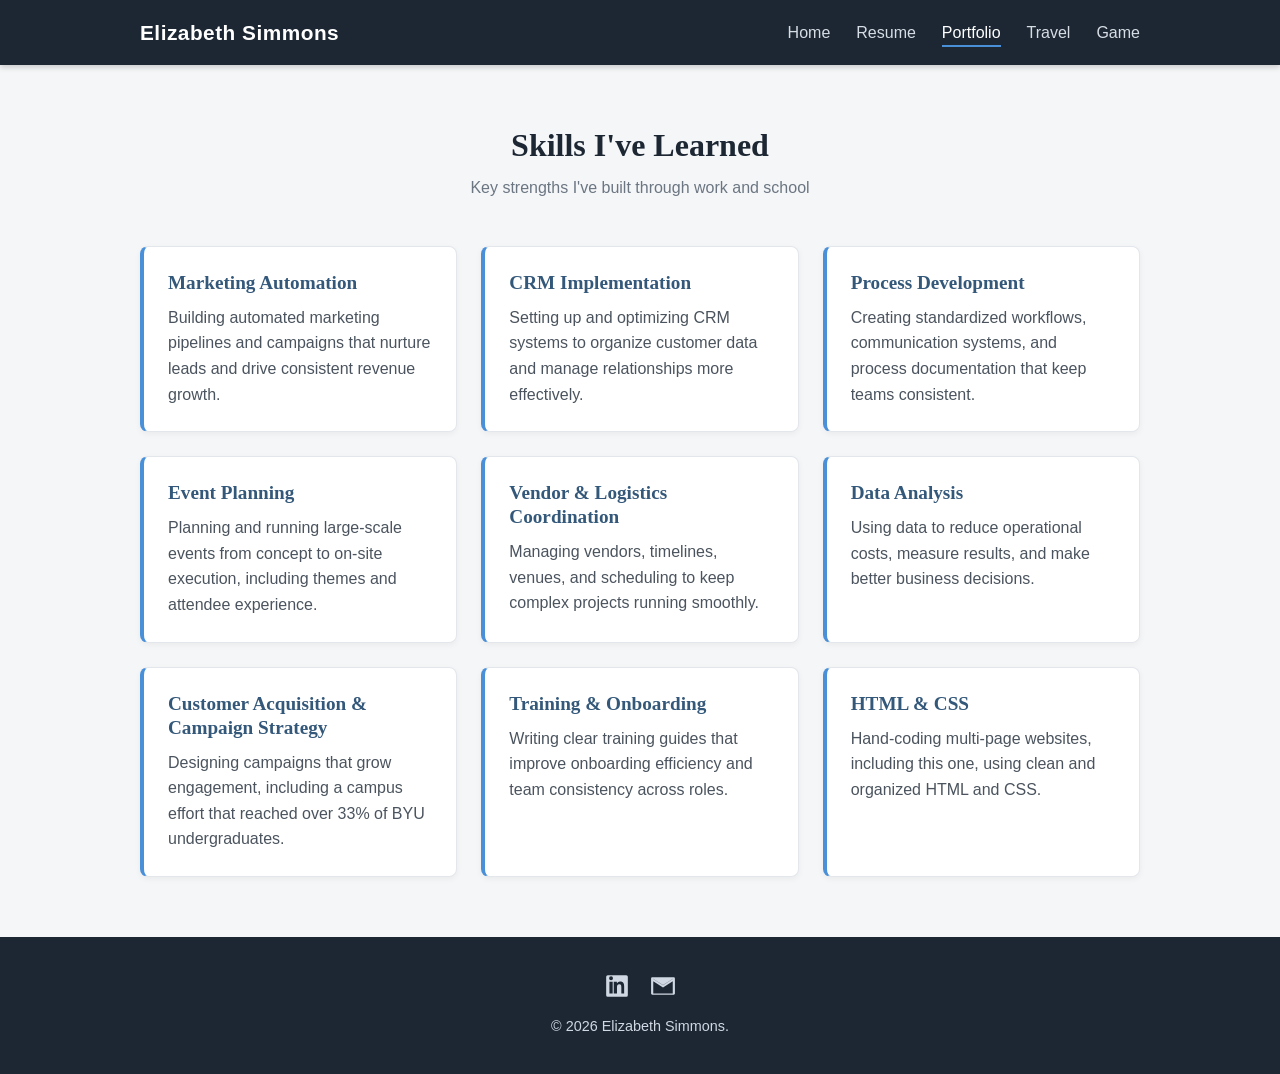
<file: portfolio.html>
<!DOCTYPE html>
<!--
    portfolio.html  -  Professional Portfolio / Projects page
    Web Development Final Project
-->
<html lang="en">
<head>
    <meta charset="UTF-8">
    <meta name="viewport" content="width=device-width, initial-scale=1.0">
    <title>Elizabeth Simmons | Portfolio</title>
    <link rel="stylesheet" href="css/style.css">
</head>
<body>

    <!-- ===== Navigation ===== -->
    <nav class="navbar">
        <div class="container">
            <a href="index.html" class="brand">Elizabeth Simmons</a>
            <ul class="nav-links">
                <li><a href="index.html">Home</a></li>
                <li><a href="resume.html">Resume</a></li>
                <li><a href="portfolio.html" class="active">Portfolio</a></li>
                <li><a href="scratch/scratch.html">Travel</a></li>
                <li><a href="scratch/guessing-game.html">Game</a></li>
            </ul>
        </div>
    </nav>

    <section>
        <div class="container">
            <h2 class="section-title">Skills I've Learned</h2>
            <p class="section-subtitle">Key strengths I've built through work and school</p>

            <div class="skill-list">

                <div class="skill-item">
                    <h3>Marketing Automation</h3>
                    <p>Building automated marketing pipelines and campaigns that nurture
                       leads and drive consistent revenue growth.</p>
                </div>

                <div class="skill-item">
                    <h3>CRM Implementation</h3>
                    <p>Setting up and optimizing CRM systems to organize customer data and
                       manage relationships more effectively.</p>
                </div>

                <div class="skill-item">
                    <h3>Process Development</h3>
                    <p>Creating standardized workflows, communication systems, and process
                       documentation that keep teams consistent.</p>
                </div>

                <div class="skill-item">
                    <h3>Event Planning</h3>
                    <p>Planning and running large-scale events from concept to on-site
                       execution, including themes and attendee experience.</p>
                </div>

                <div class="skill-item">
                    <h3>Vendor &amp; Logistics Coordination</h3>
                    <p>Managing vendors, timelines, venues, and scheduling to keep complex
                       projects running smoothly.</p>
                </div>

                <div class="skill-item">
                    <h3>Data Analysis</h3>
                    <p>Using data to reduce operational costs, measure results, and make
                       better business decisions.</p>
                </div>

                <div class="skill-item">
                    <h3>Customer Acquisition &amp; Campaign Strategy</h3>
                    <p>Designing campaigns that grow engagement, including a campus effort
                       that reached over 33% of BYU undergraduates.</p>
                </div>

                <div class="skill-item">
                    <h3>Training &amp; Onboarding</h3>
                    <p>Writing clear training guides that improve onboarding efficiency and
                       team consistency across roles.</p>
                </div>

                <div class="skill-item">
                    <h3>HTML &amp; CSS</h3>
                    <p>Hand-coding multi-page websites, including this one, using clean and
                       organized HTML and CSS.</p>
                </div>

            </div>
        </div>
    </section>

    <!-- ===== Footer ===== -->
    <footer class="footer">
        <div class="container">
            <div class="social">
                <a href="https://www.linkedin.com/in/lizzy-simmons22" target="_blank" rel="noopener" aria-label="LinkedIn">
                    <svg viewBox="0 0 24 24"><path d="M20.5 2h-17A1.5 1.5 0 0 0 2 3.5v17A1.5 1.5 0 0 0 3.5 22h17a1.5 1.5 0 0 0 1.5-1.5v-17A1.5 1.5 0 0 0 20.5 2zM8 19H5V8h3v11zM6.5 6.7a1.8 1.8 0 1 1 0-3.6 1.8 1.8 0 0 1 0 3.6zM19 19h-3v-5.6c0-1.3 0-3-1.9-3s-2.1 1.4-2.1 2.9V19h-3V8h2.9v1.5h.1a3.2 3.2 0 0 1 2.9-1.6c3.1 0 3.7 2 3.7 4.7V19z"/></svg>
                </a>
                <a href="mailto:lizzysimmons004@gmail.com" aria-label="Email">
                    <svg viewBox="0 0 24 24"><path d="M2 4h20a1 1 0 0 1 1 1v14a1 1 0 0 1-1 1H2a1 1 0 0 1-1-1V5a1 1 0 0 1 1-1zm10 7L3.2 5.5 3 5v.6l9 5.6 9-5.6V5l-.2.5L12 11zm0 2.3L3 7.7V19h18V7.7L12 13.3z"/></svg>
                </a>
            </div>
            <p>&copy; 2026 Elizabeth Simmons.</p>
        </div>
    </footer>

</body>
</html>
</file>
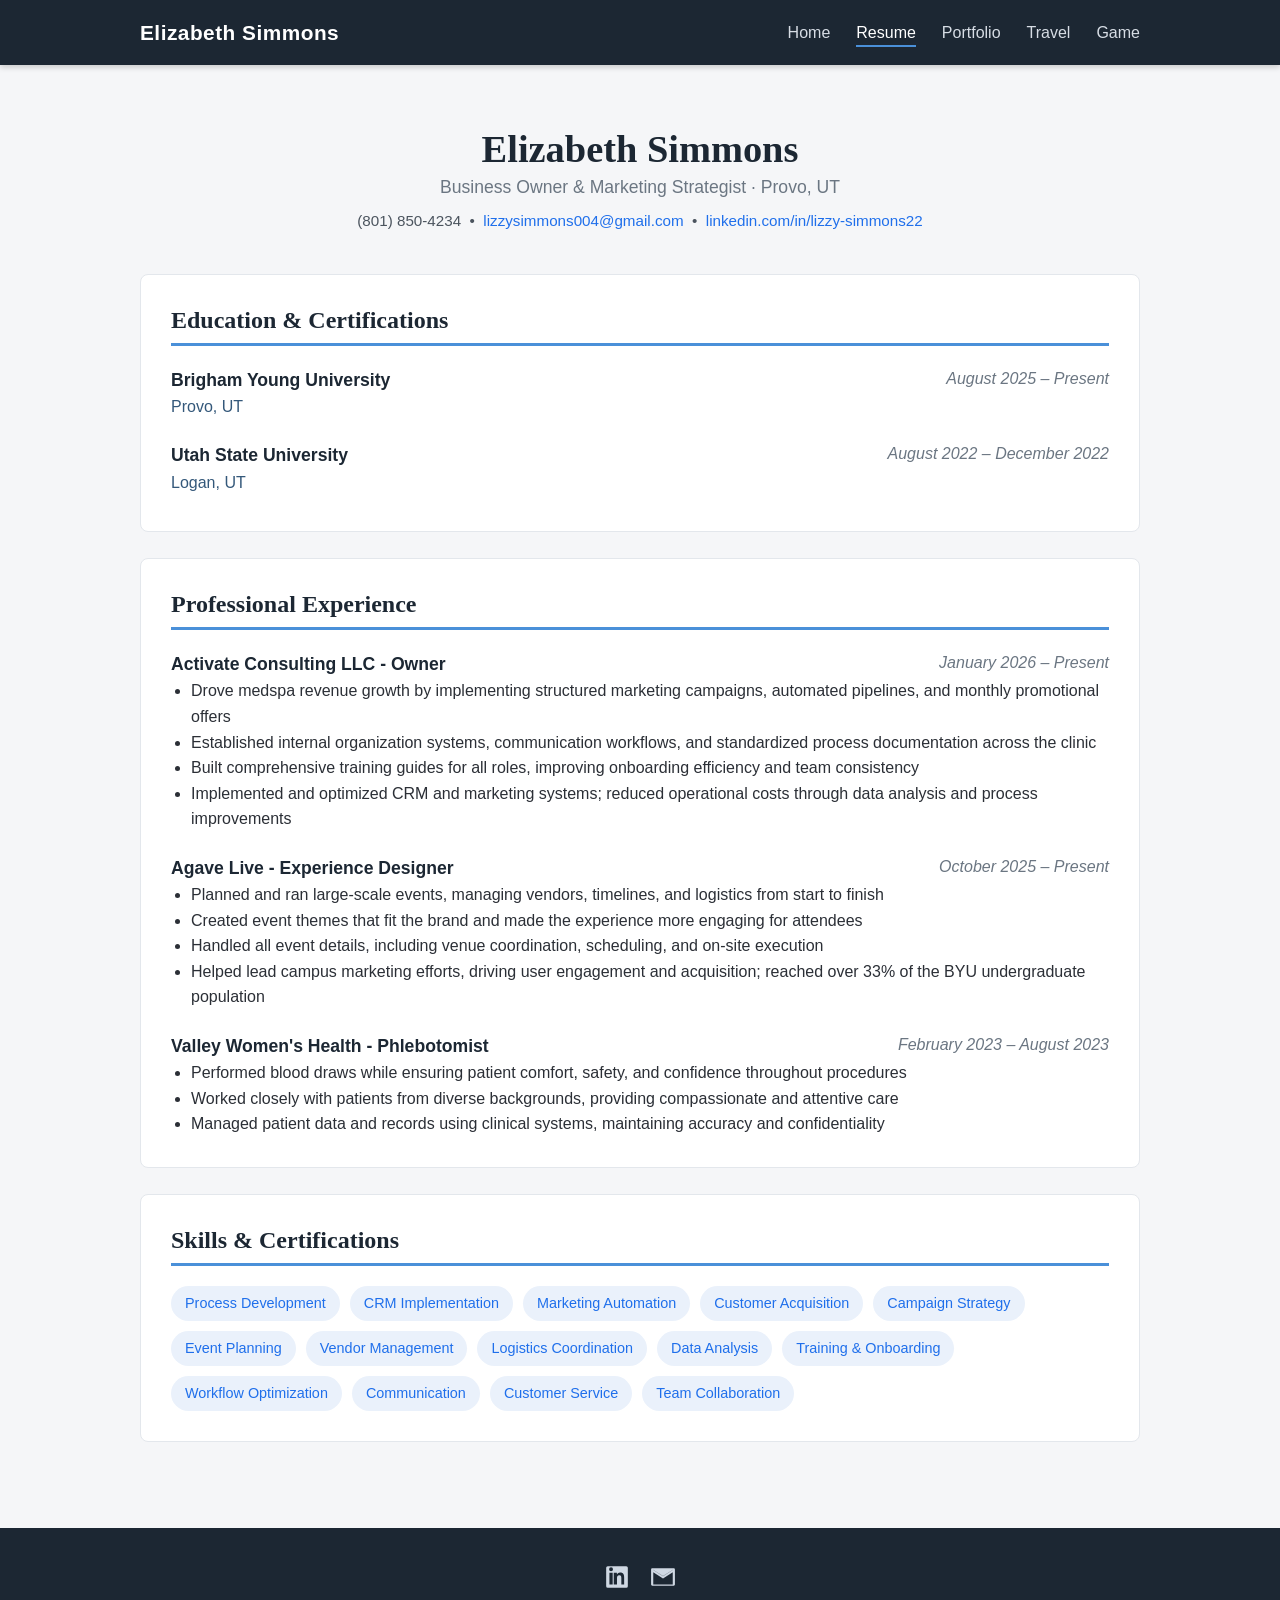
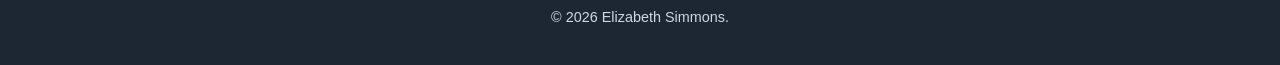
<file: resume.html>
<!DOCTYPE html>
<!--
    resume.html  -  Professional HTML resume (NOT a PDF)
    Web Development Final Project
-->
<html lang="en">
<head>
    <meta charset="UTF-8">
    <meta name="viewport" content="width=device-width, initial-scale=1.0">
    <title>Elizabeth Simmons | Resume</title>
    <link rel="stylesheet" href="css/style.css">
</head>
<body>

    <!-- ===== Navigation ===== -->
    <nav class="navbar">
        <div class="container">
            <a href="index.html" class="brand">Elizabeth Simmons</a>
            <ul class="nav-links">
                <li><a href="index.html">Home</a></li>
                <li><a href="resume.html" class="active">Resume</a></li>
                <li><a href="portfolio.html">Portfolio</a></li>
                <li><a href="scratch/scratch.html">Travel</a></li>
                <li><a href="scratch/guessing-game.html">Game</a></li>
            </ul>
        </div>
    </nav>

    <section>
        <div class="container">

            <!-- ===== Resume header ===== -->
            <div class="resume-header">
                <h1>Elizabeth Simmons</h1>
                <p class="tagline">Business Owner &amp; Marketing Strategist &middot; Provo, UT</p>
                <p class="contact-line">
                    (801) 850-4234 &nbsp;&bull;&nbsp;
                    <a href="mailto:lizzysimmons004@gmail.com">lizzysimmons004@gmail.com</a>
                    &nbsp;&bull;&nbsp;
                    <a href="https://www.linkedin.com/in/lizzy-simmons22" target="_blank" rel="noopener">linkedin.com/in/lizzy-simmons22</a>
                </p>
            </div>

            <!-- ===== Education ===== -->
            <div class="resume-section">
                <h2>Education &amp; Certifications</h2>

                <div class="resume-entry">
                    <div class="entry-head">
                        <span class="role">Brigham Young University</span>
                        <span class="date">August 2025 – Present</span>
                    </div>
                    <div class="place">Provo, UT</div>
                </div>

                <div class="resume-entry">
                    <div class="entry-head">
                        <span class="role">Utah State University</span>
                        <span class="date">August 2022 – December 2022</span>
                    </div>
                    <div class="place">Logan, UT</div>
                </div>
            </div>

            <!-- ===== Work Experience ===== -->
            <div class="resume-section">
                <h2>Professional Experience</h2>

                <div class="resume-entry">
                    <div class="entry-head">
                        <span class="role">Activate Consulting LLC - Owner</span>
                        <span class="date">January 2026 – Present</span>
                    </div>
                    <ul>
                        <li>Drove medspa revenue growth by implementing structured marketing
                            campaigns, automated pipelines, and monthly promotional offers</li>
                        <li>Established internal organization systems, communication workflows,
                            and standardized process documentation across the clinic</li>
                        <li>Built comprehensive training guides for all roles, improving
                            onboarding efficiency and team consistency</li>
                        <li>Implemented and optimized CRM and marketing systems; reduced
                            operational costs through data analysis and process improvements</li>
                    </ul>
                </div>

                <div class="resume-entry">
                    <div class="entry-head">
                        <span class="role">Agave Live - Experience Designer</span>
                        <span class="date">October 2025 – Present</span>
                    </div>
                    <ul>
                        <li>Planned and ran large-scale events, managing vendors, timelines,
                            and logistics from start to finish</li>
                        <li>Created event themes that fit the brand and made the experience
                            more engaging for attendees</li>
                        <li>Handled all event details, including venue coordination, scheduling,
                            and on-site execution</li>
                        <li>Helped lead campus marketing efforts, driving user engagement and
                            acquisition; reached over 33% of the BYU undergraduate population</li>
                    </ul>
                </div>

                <div class="resume-entry">
                    <div class="entry-head">
                        <span class="role">Valley Women's Health - Phlebotomist</span>
                        <span class="date">February 2023 – August 2023</span>
                    </div>
                    <ul>
                        <li>Performed blood draws while ensuring patient comfort, safety,
                            and confidence throughout procedures</li>
                        <li>Worked closely with patients from diverse backgrounds, providing
                            compassionate and attentive care</li>
                        <li>Managed patient data and records using clinical systems, maintaining
                            accuracy and confidentiality</li>
                    </ul>
                </div>
            </div>

            <!-- ===== Skills ===== -->
            <div class="resume-section">
                <h2>Skills &amp; Certifications</h2>
                <div class="skills-grid">
                    <span class="skill-tag">Process Development</span>
                    <span class="skill-tag">CRM Implementation</span>
                    <span class="skill-tag">Marketing Automation</span>
                    <span class="skill-tag">Customer Acquisition</span>
                    <span class="skill-tag">Campaign Strategy</span>
                    <span class="skill-tag">Event Planning</span>
                    <span class="skill-tag">Vendor Management</span>
                    <span class="skill-tag">Logistics Coordination</span>
                    <span class="skill-tag">Data Analysis</span>
                    <span class="skill-tag">Training &amp; Onboarding</span>
                    <span class="skill-tag">Workflow Optimization</span>
                    <span class="skill-tag">Communication</span>
                    <span class="skill-tag">Customer Service</span>
                    <span class="skill-tag">Team Collaboration</span>
                </div>
            </div>

        </div>
    </section>

    <!-- ===== Footer ===== -->
    <footer class="footer">
        <div class="container">
            <div class="social">
                <a href="https://www.linkedin.com/in/lizzy-simmons22" target="_blank" rel="noopener" aria-label="LinkedIn">
                    <svg viewBox="0 0 24 24"><path d="M20.5 2h-17A1.5 1.5 0 0 0 2 3.5v17A1.5 1.5 0 0 0 3.5 22h17a1.5 1.5 0 0 0 1.5-1.5v-17A1.5 1.5 0 0 0 20.5 2zM8 19H5V8h3v11zM6.5 6.7a1.8 1.8 0 1 1 0-3.6 1.8 1.8 0 0 1 0 3.6zM19 19h-3v-5.6c0-1.3 0-3-1.9-3s-2.1 1.4-2.1 2.9V19h-3V8h2.9v1.5h.1a3.2 3.2 0 0 1 2.9-1.6c3.1 0 3.7 2 3.7 4.7V19z"/></svg>
                </a>
                <a href="mailto:lizzysimmons004@gmail.com" aria-label="Email">
                    <svg viewBox="0 0 24 24"><path d="M2 4h20a1 1 0 0 1 1 1v14a1 1 0 0 1-1 1H2a1 1 0 0 1-1-1V5a1 1 0 0 1 1-1zm10 7L3.2 5.5 3 5v.6l9 5.6 9-5.6V5l-.2.5L12 11zm0 2.3L3 7.7V19h18V7.7L12 13.3z"/></svg>
                </a>
            </div>
            <p>&copy; 2026 Elizabeth Simmons.</p>
        </div>
    </footer>

</body>
</html>
</file>
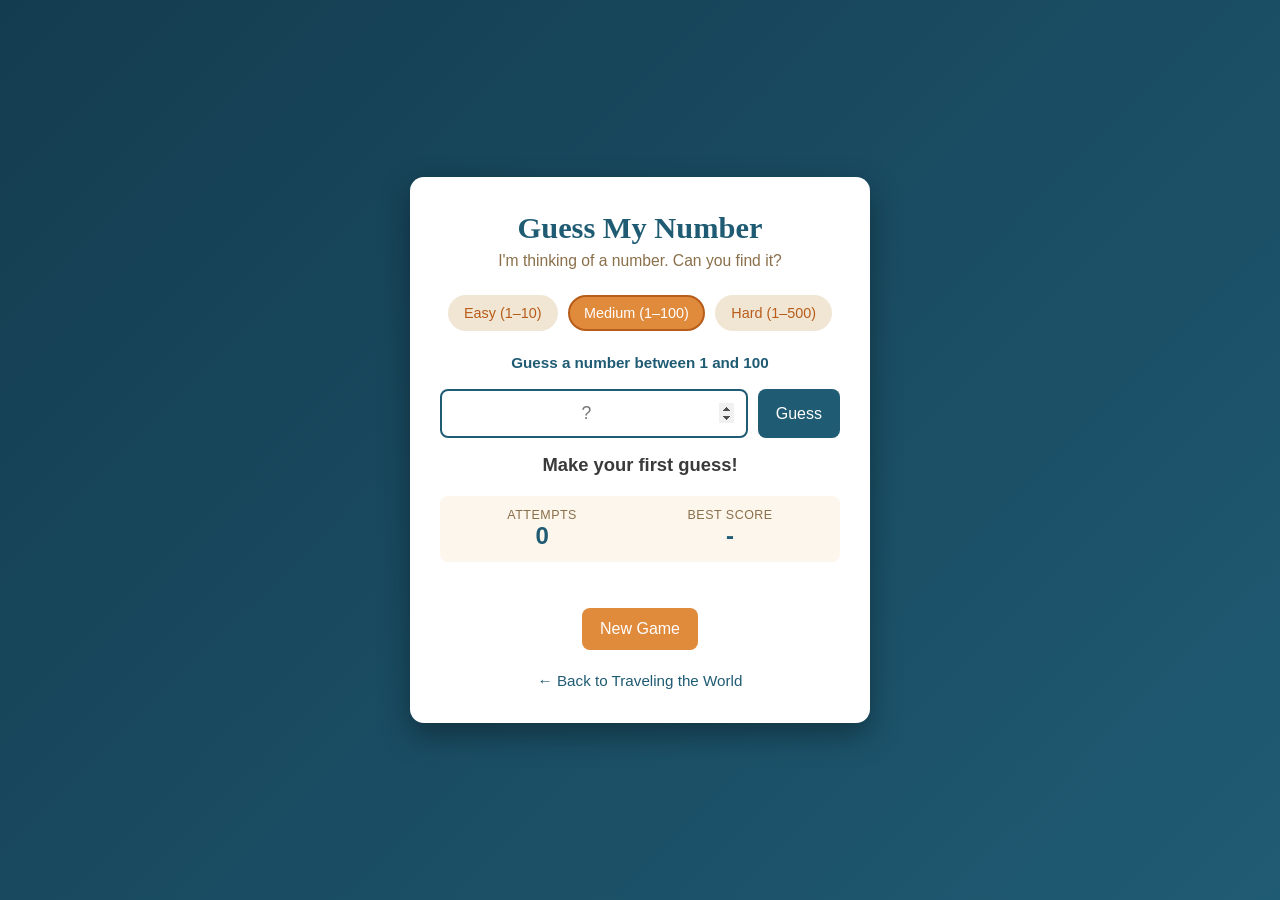
<file: scratch/guessing-game.html>
<!DOCTYPE html>
<!--
    guessing-game.html  -  Small web app built in collaboration with AI.
    Everything (HTML, CSS, and JavaScript) lives on this single page.
    Linked from the "Traveling the World" scratch page.

    Creative additions beyond a basic guessing game:
      - Three difficulty levels with different ranges
      - "Warmer / Colder" proximity hints (not just high/low)
      - Live attempt counter and a history of past guesses
      - Best-score tracking saved in the browser (localStorage)
      - A travel theme to tie it back to the rest of the site
-->
<html lang="en">
<head>
    <meta charset="UTF-8">
    <meta name="viewport" content="width=device-width, initial-scale=1.0">
    <title>Number Guessing Game</title>

    <style>
        * { box-sizing: border-box; margin: 0; padding: 0; }

        body {
            font-family: "Trebuchet MS", "Segoe UI", sans-serif;
            background: linear-gradient(135deg, #143c50 0%, #1f5b73 100%);
            color: #fdf6ec;
            min-height: 100vh;
            display: flex;
            align-items: center;
            justify-content: center;
            padding: 20px;
        }

        .game {
            background-color: #ffffff;
            color: #3a3a3a;
            width: 100%;
            max-width: 460px;
            border-radius: 14px;
            box-shadow: 0 12px 30px rgba(0, 0, 0, 0.35);
            padding: 34px 30px;
            text-align: center;
        }

        h1 {
            font-family: "Georgia", serif;
            color: #1f5b73;
            font-size: 1.9rem;
            margin-bottom: 6px;
        }

        .subtitle {
            color: #8a6f4a;
            margin-bottom: 22px;
            font-size: 0.98rem;
        }

        .difficulty {
            margin-bottom: 20px;
        }

        .difficulty button {
            background-color: #f1e6d4;
            color: #b85c1a;
            border: 2px solid transparent;
            padding: 8px 14px;
            margin: 3px;
            border-radius: 20px;
            cursor: pointer;
            font-size: 0.9rem;
            transition: all 0.15s ease;
        }

        .difficulty button:hover { background-color: #e8d6bb; }

        .difficulty button.selected {
            background-color: #e08a3c;
            color: #ffffff;
            border-color: #b85c1a;
        }

        .range-note {
            font-size: 0.95rem;
            color: #1f5b73;
            margin-bottom: 18px;
            font-weight: bold;
        }

        .input-row {
            display: flex;
            gap: 10px;
            margin-bottom: 16px;
        }

        #guessInput {
            flex: 1;
            padding: 12px;
            font-size: 1.1rem;
            border: 2px solid #cbd5db;
            border-radius: 8px;
            text-align: center;
        }

        #guessInput:focus {
            outline: none;
            border-color: #1f5b73;
        }

        .btn {
            background-color: #1f5b73;
            color: #ffffff;
            border: none;
            padding: 12px 18px;
            font-size: 1rem;
            border-radius: 8px;
            cursor: pointer;
            transition: background-color 0.15s ease;
        }

        .btn:hover { background-color: #143c50; }

        .btn.reset {
            background-color: #e08a3c;
            margin-top: 8px;
        }

        .btn.reset:hover { background-color: #b85c1a; }

        #message {
            min-height: 28px;
            font-size: 1.15rem;
            font-weight: bold;
            margin-bottom: 14px;
        }

        .hot   { color: #d63b2f; }
        .warm  { color: #e08a3c; }
        .cool  { color: #2e7d9c; }
        .cold  { color: #1f5b73; }
        .win   { color: #2e8b57; }

        .stats {
            display: flex;
            justify-content: space-around;
            background-color: #fdf6ec;
            border-radius: 8px;
            padding: 12px;
            margin-bottom: 16px;
        }

        .stats .label {
            font-size: 0.78rem;
            color: #8a6f4a;
            text-transform: uppercase;
            letter-spacing: 0.5px;
        }

        .stats .value {
            font-size: 1.5rem;
            font-weight: bold;
            color: #1f5b73;
        }

        .history {
            font-size: 0.9rem;
            color: #6b6b6b;
            min-height: 22px;
        }

        .history span {
            display: inline-block;
            background-color: #f1e6d4;
            border-radius: 12px;
            padding: 2px 9px;
            margin: 2px;
        }

        @keyframes pop {
            0%   { transform: scale(1); }
            50%  { transform: scale(1.06); }
            100% { transform: scale(1); }
        }

        .celebrate { animation: pop 0.4s ease; }

        .back-link {
            display: block;
            margin-top: 22px;
            color: #1f5b73;
            text-decoration: none;
            font-size: 0.95rem;
        }

        .back-link:hover { text-decoration: underline; }
    </style>
</head>
<body>

    <div class="game" id="gameCard">
        <h1>Guess My Number</h1>
        <p class="subtitle">I'm thinking of a number. Can you find it?</p>

        <!-- Difficulty selection -->
        <div class="difficulty">
            <button data-max="10"  onclick="setDifficulty(10, this)">Easy (1–10)</button>
            <button data-max="100" class="selected" onclick="setDifficulty(100, this)">Medium (1–100)</button>
            <button data-max="500" onclick="setDifficulty(500, this)">Hard (1–500)</button>
        </div>

        <p class="range-note" id="rangeNote">Guess a number between 1 and 100</p>

        <!-- Guess input -->
        <div class="input-row">
            <input type="number" id="guessInput" placeholder="?" min="1"
                   onkeydown="if(event.key==='Enter') makeGuess()">
            <button class="btn" onclick="makeGuess()">Guess</button>
        </div>

        <p id="message">&nbsp;</p>

        <!-- Stats -->
        <div class="stats">
            <div>
                <div class="label">Attempts</div>
                <div class="value" id="attempts">0</div>
            </div>
            <div>
                <div class="label">Best Score</div>
                <div class="value" id="best">-</div>
            </div>
        </div>

        <!-- Guess history -->
        <div class="history" id="history"></div>

        <button class="btn reset" onclick="newGame()">New Game</button>

        <a class="back-link" href="scratch.html">&#8592; Back to Traveling the World</a>
    </div>

    <script>
        // ----- Game state -----
        var maxNumber = 100;
        var secret = 0;
        var attempts = 0;
        var guesses = [];
        var gameOver = false;

        // ----- Start a fresh round -----
        function newGame() {
            // Pick a random secret number from 1..maxNumber
            secret = Math.floor(Math.random() * maxNumber) + 1;
            attempts = 0;
            guesses = [];
            gameOver = false;

            document.getElementById("attempts").textContent = "0";
            document.getElementById("history").textContent = "";
            document.getElementById("guessInput").value = "";
            document.getElementById("guessInput").disabled = false;
            document.getElementById("rangeNote").textContent =
                "Guess a number between 1 and " + maxNumber;

            setMessage("Make your first guess!", "");
            showBest();
            document.getElementById("guessInput").focus();
        }

        // ----- Change difficulty -----
        function setDifficulty(newMax, btn) {
            maxNumber = newMax;
            // Update the selected button styling
            var buttons = document.querySelectorAll(".difficulty button");
            for (var i = 0; i < buttons.length; i++) {
                buttons[i].classList.remove("selected");
            }
            btn.classList.add("selected");
            newGame();
        }

        // ----- Handle a guess -----
        function makeGuess() {
            if (gameOver) return;

            var input = document.getElementById("guessInput");
            var guess = parseInt(input.value, 10);

            // Validation
            if (isNaN(guess) || guess < 1 || guess > maxNumber) {
                setMessage("Please enter a number from 1 to " + maxNumber + ".", "cold");
                return;
            }

            attempts++;
            guesses.push(guess);
            document.getElementById("attempts").textContent = attempts;
            updateHistory();

            if (guess === secret) {
                win();
                return;
            }

            // Direction hint
            var direction = (guess < secret) ? "too low" : "too high";

            // Proximity (warmer/colder) hint based on distance
            var distance = Math.abs(guess - secret);
            var ratio = distance / maxNumber;
            var temp, tempClass;
            if (ratio <= 0.03)      { temp = "You're on fire!"; tempClass = "hot"; }
            else if (ratio <= 0.08) { temp = "Very warm";       tempClass = "warm"; }
            else if (ratio <= 0.18) { temp = "Getting warmer";  tempClass = "cool"; }
            else                    { temp = "Cold";            tempClass = "cold"; }

            setMessage(guess + " is " + direction + ". " + temp, tempClass);
            input.value = "";
            input.focus();
        }

        // ----- Win handling -----
        function win() {
            gameOver = true;
            document.getElementById("guessInput").disabled = true;
            setMessage("🎉 Correct! You got it in " + attempts +
                       (attempts === 1 ? " guess!" : " guesses!"), "win");

            // Celebrate animation
            var card = document.getElementById("gameCard");
            card.classList.remove("celebrate");
            void card.offsetWidth; // restart the animation
            card.classList.add("celebrate");

            // Save best score (fewest attempts) per difficulty in the browser
            var key = "bestScore_" + maxNumber;
            var prev = localStorage.getItem(key);
            if (prev === null || attempts < parseInt(prev, 10)) {
                localStorage.setItem(key, attempts);
            }
            showBest();
        }

        // ----- Helpers -----
        function setMessage(text, cssClass) {
            var msg = document.getElementById("message");
            msg.textContent = text;
            msg.className = cssClass;
        }

        function updateHistory() {
            var box = document.getElementById("history");
            box.innerHTML = "Your guesses: ";
            for (var i = 0; i < guesses.length; i++) {
                box.innerHTML += "<span>" + guesses[i] + "</span>";
            }
        }

        function showBest() {
            var key = "bestScore_" + maxNumber;
            var best = localStorage.getItem(key);
            document.getElementById("best").textContent = (best === null) ? "-" : best;
        }

        // Start the first game when the page loads
        newGame();
    </script>

</body>
</html>
</file>
<file: css/style.css>
/* ============================================================
   style.css  -  Professional pages stylesheet (hand-written)
   Author: Elizabeth Simmons
   Web Development - Final Project
   ============================================================ */

/* ---------- Reset / base ---------- */
* {
    margin: 0;
    padding: 0;
    box-sizing: border-box;
}

body {
    font-family: "Segoe UI", Arial, Helvetica, sans-serif;
    color: #2b2f36;
    background-color: #f5f6f8;
    line-height: 1.6;
}

a {
    color: #1f6feb;
    text-decoration: none;
}

a:hover {
    text-decoration: underline;
}

h1, h2, h3 {
    font-family: "Georgia", "Times New Roman", serif;
    color: #1c2733;
    line-height: 1.25;
}

img {
    max-width: 100%;
    display: block;
}

/* ---------- Layout helpers ---------- */
.container {
    width: 90%;
    max-width: 1000px;
    margin: 0 auto;
}

section {
    padding: 60px 0;
}

/* ---------- Navigation bar ---------- */
.navbar {
    background-color: #1c2733;
    position: sticky;
    top: 0;
    z-index: 100;
    box-shadow: 0 2px 6px rgba(0, 0, 0, 0.2);
}

.navbar .container {
    display: flex;
    align-items: center;
    justify-content: space-between;
    padding: 16px 0;
}

.navbar .brand {
    color: #ffffff;
    font-size: 1.3rem;
    font-weight: bold;
    letter-spacing: 0.5px;
}

.navbar .brand:hover {
    text-decoration: none;
}

.nav-links {
    list-style: none;
    display: flex;
    gap: 26px;
}

.nav-links a {
    color: #d7dde5;
    font-size: 1rem;
}

.nav-links a:hover {
    color: #ffffff;
    text-decoration: none;
}

.nav-links a.active {
    color: #ffffff;
    border-bottom: 2px solid #4a90d9;
    padding-bottom: 4px;
}

/* ---------- Hero ---------- */
.hero {
    background: linear-gradient(135deg, #1c2733 0%, #2c3e50 60%, #34587a 100%);
    color: #ffffff;
    text-align: center;
    padding: 90px 0;
}

.hero h1 {
    color: #ffffff;
    font-size: 2.8rem;
    margin-bottom: 12px;
}

.hero p {
    font-size: 1.2rem;
    color: #cfd8e3;
    max-width: 620px;
    margin: 0 auto 28px auto;
}

.btn {
    display: inline-block;
    background-color: #4a90d9;
    color: #ffffff;
    padding: 12px 26px;
    border-radius: 4px;
    font-size: 1rem;
    transition: background-color 0.2s ease;
}

.btn:hover {
    background-color: #357abd;
    text-decoration: none;
}

.btn.btn-light {
    background-color: #ffffff;
    color: #1c2733;
}

/* ---------- Section headings ---------- */
.section-title {
    text-align: center;
    font-size: 2rem;
    margin-bottom: 10px;
}

.section-subtitle {
    text-align: center;
    color: #6b7682;
    margin-bottom: 45px;
}

/* ---------- About ---------- */
.about-grid {
    display: flex;
    gap: 40px;
    align-items: flex-start;
    flex-wrap: wrap;
}

.about-photo {
    flex: 0 0 300px;
    max-width: 300px;
    margin: 0 auto;
}

.about-photo img {
    width: 100%;
    height: 380px;
    object-fit: cover;          /* crops the tall photo neatly into the frame */
    object-position: center top;
    border-radius: 8px;
    box-shadow: 0 6px 18px rgba(0, 0, 0, 0.15);
    background-color: #dfe4ea;
}

.about-text {
    flex: 1 1 340px;
}

.about-text p:last-child {
    margin-bottom: 0;
}

.about-text h2 {
    margin-bottom: 16px;
}

.about-text p {
    margin-bottom: 14px;
}

/* ---------- Skills / cards ---------- */
.cards {
    display: flex;
    gap: 24px;
    flex-wrap: wrap;
}

.card {
    flex: 1 1 260px;
    background-color: #ffffff;
    border: 1px solid #e3e7ec;
    border-radius: 8px;
    padding: 28px;
    box-shadow: 0 2px 6px rgba(0, 0, 0, 0.05);
    transition: transform 0.2s ease, box-shadow 0.2s ease;
}

.card:hover {
    transform: translateY(-4px);
    box-shadow: 0 8px 20px rgba(0, 0, 0, 0.1);
}

.card h3 {
    margin-bottom: 12px;
    color: #34587a;
}

.card ul {
    list-style: none;
}

.card ul li {
    padding: 4px 0;
    border-bottom: 1px solid #f0f2f5;
}

.bg-white {
    background-color: #ffffff;
}

/* ---------- Résumé ---------- */
.resume-header {
    text-align: center;
    margin-bottom: 40px;
}

.resume-header h1 {
    font-size: 2.4rem;
}

.resume-header .tagline {
    color: #6b7682;
    font-size: 1.1rem;
}

.resume-header .contact-line {
    color: #4b545e;
    font-size: 0.95rem;
    margin-top: 8px;
}

.resume-section {
    background-color: #ffffff;
    border: 1px solid #e3e7ec;
    border-radius: 8px;
    padding: 30px;
    margin-bottom: 26px;
}

.resume-section h2 {
    border-bottom: 3px solid #4a90d9;
    padding-bottom: 8px;
    margin-bottom: 20px;
    font-size: 1.5rem;
}

.resume-entry {
    margin-bottom: 22px;
}

.resume-entry:last-child {
    margin-bottom: 0;
}

.resume-entry .entry-head {
    display: flex;
    justify-content: space-between;
    flex-wrap: wrap;
}

.resume-entry .role {
    font-weight: bold;
    color: #1c2733;
    font-size: 1.1rem;
}

.resume-entry .date {
    color: #6b7682;
    font-style: italic;
}

.resume-entry .place {
    color: #34587a;
    margin-bottom: 6px;
}

.resume-entry ul {
    margin-left: 20px;
}

.skills-grid {
    display: flex;
    flex-wrap: wrap;
    gap: 10px;
}

.skill-tag {
    background-color: #eaf1fb;
    color: #1f6feb;
    padding: 6px 14px;
    border-radius: 20px;
    font-size: 0.9rem;
}

/* ---------- Portfolio ---------- */
.portfolio-grid {
    display: flex;
    flex-wrap: wrap;
    gap: 26px;
}

.project {
    flex: 1 1 300px;
    background-color: #ffffff;
    border: 1px solid #e3e7ec;
    border-radius: 8px;
    overflow: hidden;
    box-shadow: 0 2px 6px rgba(0, 0, 0, 0.05);
}

.project .thumb {
    background-color: #dfe4ea;
    height: 170px;
}

.project .project-body {
    padding: 22px;
}

.project h3 {
    margin-bottom: 10px;
    color: #34587a;
}

.project p {
    margin-bottom: 14px;
    color: #4b545e;
}

/* ---------- Skills list (Portfolio page) ---------- */
.skill-list {
    display: flex;
    flex-wrap: wrap;
    gap: 24px;
}

.skill-item {
    flex: 1 1 300px;
    background-color: #ffffff;
    border: 1px solid #e3e7ec;
    border-left: 4px solid #4a90d9;
    border-radius: 8px;
    padding: 24px;
    box-shadow: 0 2px 6px rgba(0, 0, 0, 0.05);
    transition: transform 0.2s ease, box-shadow 0.2s ease;
}

.skill-item:hover {
    transform: translateY(-4px);
    box-shadow: 0 8px 20px rgba(0, 0, 0, 0.1);
}

.skill-item h3 {
    color: #34587a;
    margin-bottom: 10px;
    font-size: 1.2rem;
}

.skill-item p {
    color: #4b545e;
    margin: 0;
}

/* ---------- Footer ---------- */
.footer {
    background-color: #1c2733;
    color: #cfd8e3;
    text-align: center;
    padding: 36px 0;
}

.footer .social {
    display: flex;
    justify-content: center;
    gap: 20px;
    margin-bottom: 16px;
}

.footer .social a {
    color: #cfd8e3;
    display: inline-flex;
}

.footer .social a:hover {
    color: #4a90d9;
}

.footer .social svg {
    width: 26px;
    height: 26px;
    fill: currentColor;
}

.footer p {
    font-size: 0.9rem;
}

/* ---------- Responsive ---------- */
@media (max-width: 700px) {
    .navbar .container {
        flex-direction: column;
        gap: 12px;
    }

    .nav-links {
        gap: 16px;
        flex-wrap: wrap;
        justify-content: center;
    }

    .hero h1 {
        font-size: 2rem;
    }

    .resume-entry .entry-head {
        flex-direction: column;
    }
}
</file>
